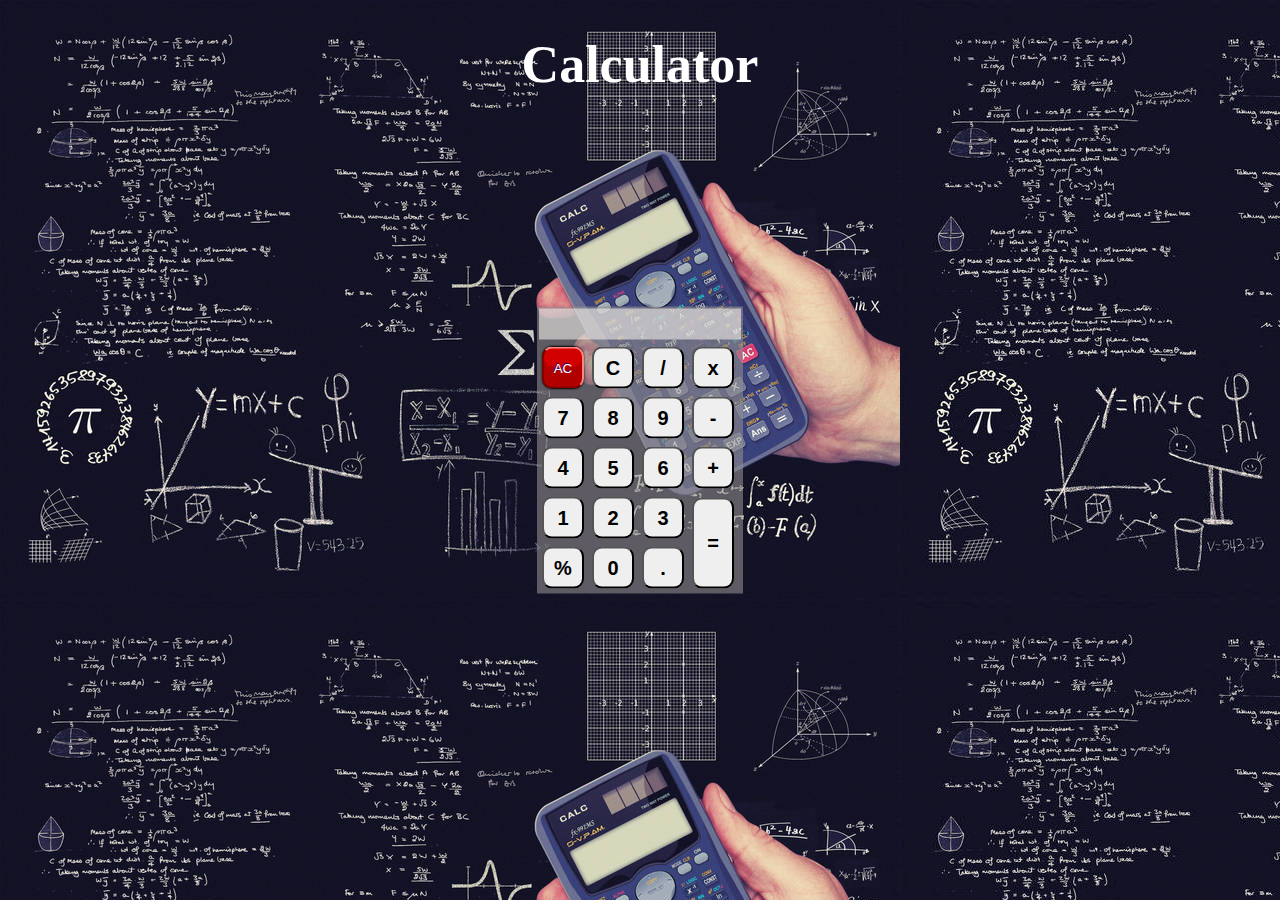
<file: OIBSIP/Task 1 ( Calculator)/index.html>
<!DOCTYPE html>
<html lang="en">
<head>
    <meta charset="UTF-8">
    <meta name="viewport" content="width=device-width, initial-scale=1.0">
    <meta http-equiv="X-UA-Compatible" content="ie=edge">
    <title>Calculator</title>
    <link rel="stylesheet" href="style.css">
    <!-- <link rel="stylesheet" href="woodCalc.css"> -->
    <script src="script.js"></script>
</head>
<body>
    <h1>Calculator</h1>
    <div class="container">
        <form name="form">
            <input class="textview" name="textview">
        </form>
            <table>
                <tr>
                        <td><input class="allclearButton" type="button" value="AC" onclick="clean()"></td>
                        <td><input class="button" type="button" value="C" onclick="back()"></td>
                        <td><input class="button" type="button" value="/" onclick="insert('/')"></td>
                        <td><input class="button" type="button" value="x" onclick="insert('*')"></td>
                </tr>
                <tr>
                        <td><input class="button" type="button" value="7" onclick="insert(7)"></td>
                        <td><input class="button" type="button" value="8" onclick="insert(8)"></td>
                        <td><input class="button" type="button" value="9" onclick="insert(9)"></td>
                        <td><input class="button" type="button" value="-" onclick="insert('-')"></td>
                 </tr>
                 <tr>
                        <td><input class="button"  type="button" value="4" onclick=insert(4)></td>
                        <td><input class="button" type="button" value="5" onclick=insert(5)></td>
                        <td><input class="button" type="button" value="6" onclick="insert(6)"></td>
                        <td><input class="button" type="button" value="+" onclick="insert('+')"></td>
                </tr>
                 <tr>
                        <td><input class="button" type="button" value="1" onclick="insert(1)"></td>
                        <td><input class="button" type="button" value="2" onclick="insert(2)"></td>
                        <td><input class="button" type="button" value="3" onclick="insert(3)"></td>
                        <td rowspan="5"><input class="equalButton" type="button" value="=" onclick=equals()></td>
              </tr>
                <tr>
                        <td><input class="button" type="button" value="%" onclick="insert('%')"></td>
                        <td><input class="button" type="button" value="0" onclick="insert(0)"></td>
                        <td><input class="button" type="button" value="." onclick="insert('.')"></td>
                        
                </tr>

            </table>
    </div>
</body>
</html>
</file>
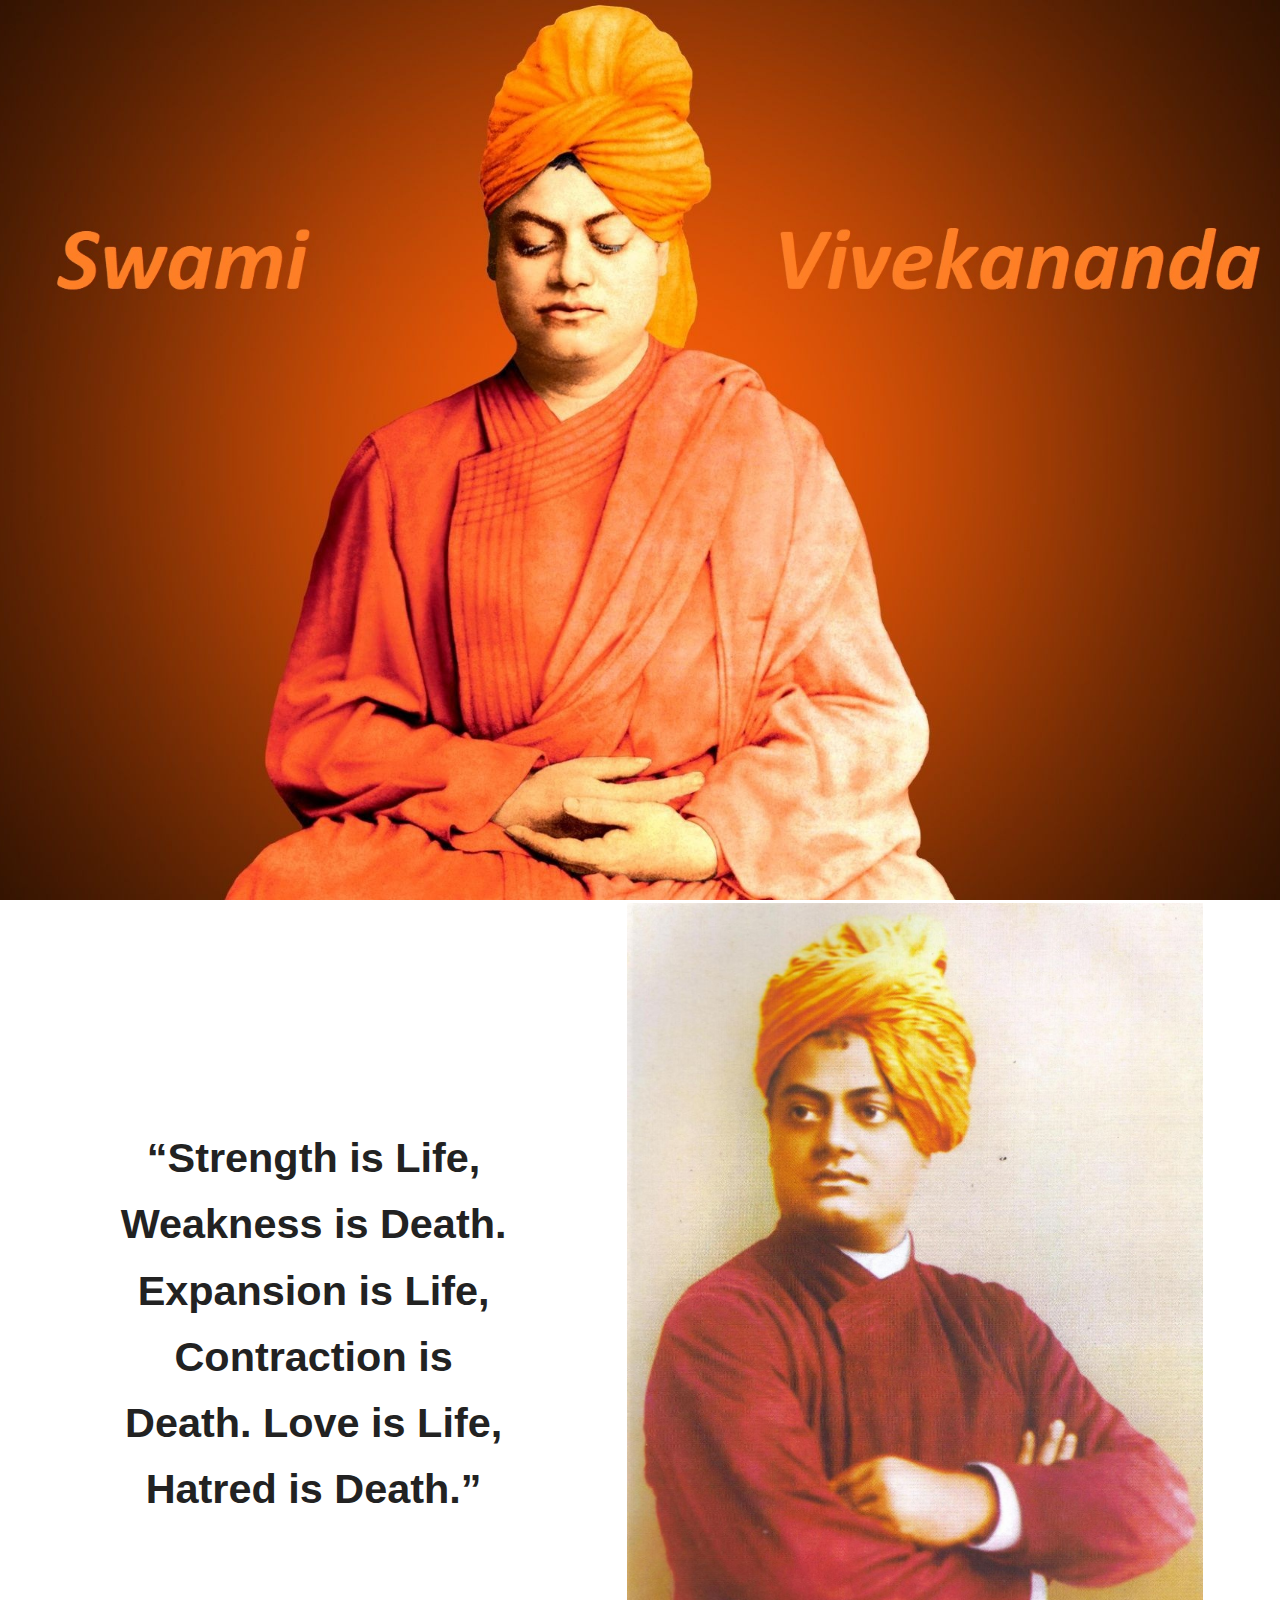
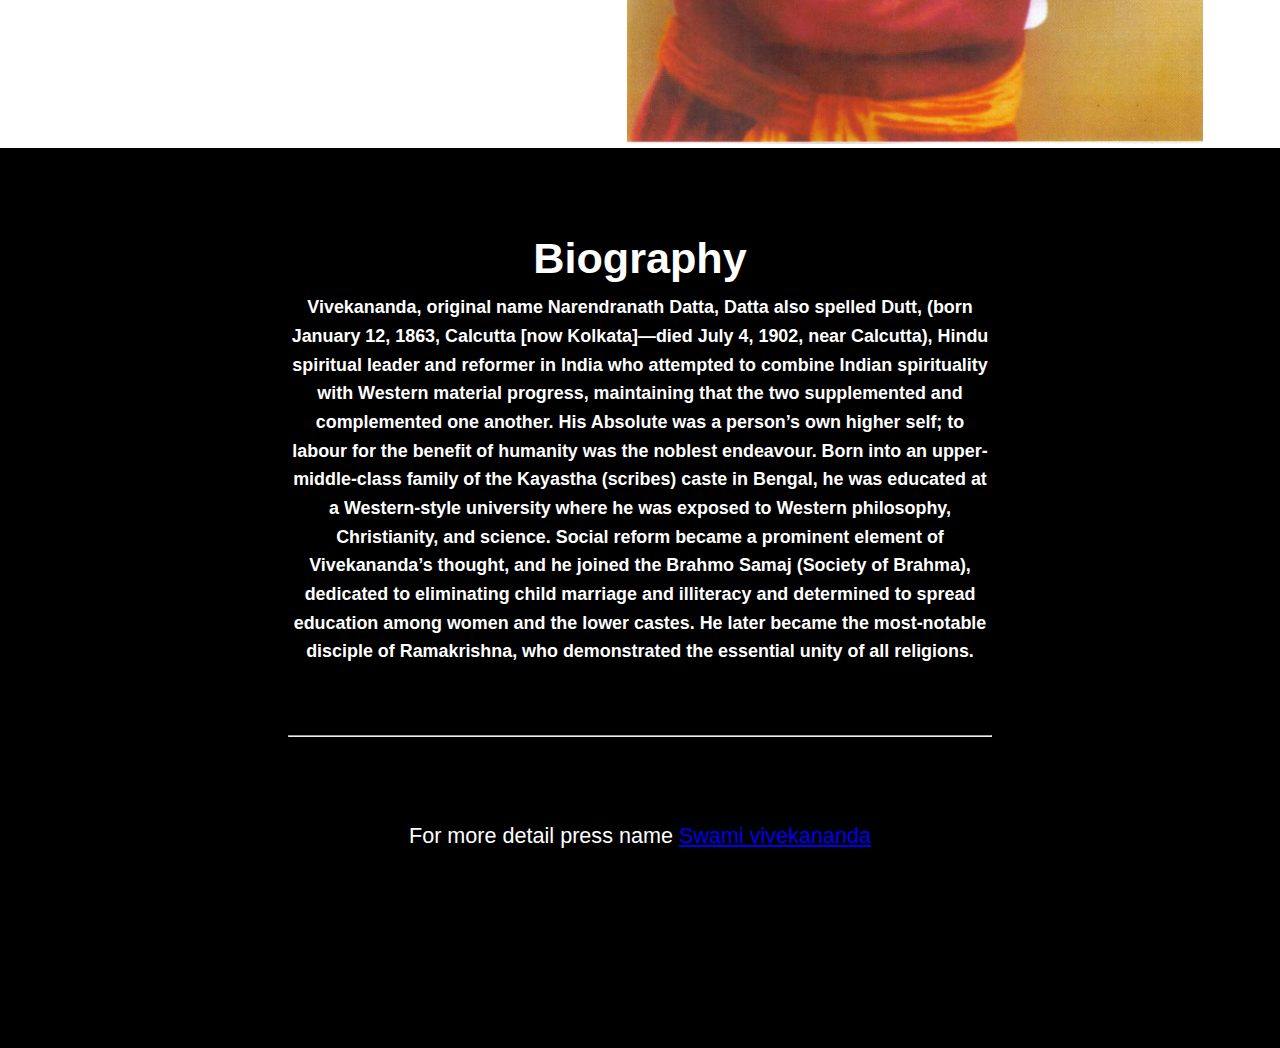
<file: OIBSIP/Task 2 (Swami Vivekananda_Tribute Page)/index.html>
<!DOCTYPE html>
<html lang="en">
<head>
    <meta charset="UTF-8">
    <meta http-equiv="X-UA-Compatible" content="IE=edge">
    <meta name="viewport" content="width=device-width, initial-scale=1.0">
    <title>Swami Vivekananda Tribute Page</title>

    <!-- Link Stylesheet Here -->
    <link rel="stylesheet" href="style.css">

</head>
<body>
    <!-- First Div Starts Here -->
    <div class="bg-image" id="first-div">
        
    </div>

    <!-- Second Div Starts Here -->
    <div id="second-div">
        <div id="second-div-text">
            <div id="sv-quote">
                “Strength is Life, Weakness is Death.

                Expansion is Life, Contraction is Death.
                
                Love is Life, Hatred is Death.”
            </div>
        </div>
        <div id="second-div-image">
            <img src="images/sv1.jpg" alt="" id="sv-image">
        </div>
    </div>

    <!-- Third Div Starts Here -->
    <div id="third-div">
        <div class="container">
            <h1 id="third-div-title">Biography</h1>
            <h5 id="third-div-text">
                Vivekananda, original name Narendranath Datta, Datta also spelled Dutt, (born January 12, 1863, Calcutta [now Kolkata]—died July 4, 1902, near Calcutta), Hindu spiritual leader and reformer in India who attempted to combine Indian spirituality with Western material progress, maintaining that the two supplemented and complemented one another. His Absolute was a person’s own higher self; to labour for the benefit of humanity was the noblest endeavour.

                Born into an upper-middle-class family of the Kayastha (scribes) caste in Bengal, he was educated at a Western-style university where he was exposed to Western philosophy, Christianity, and science. Social reform became a prominent element of Vivekananda’s thought, and he joined the Brahmo Samaj (Society of Brahma), dedicated to eliminating child marriage and illiteracy and determined to spread education among women and the lower castes. He later became the most-notable disciple of Ramakrishna, who demonstrated the essential unity of all religions.
            </h5>
            <br><br>
            <hr>
        </div>
        <p id="author-text">For more detail press name <a href="https://www.britannica.com/biography/Vivekananda">Swami vivekananda </a></p>
    </div>
</body>
</html>
</file>
<file: OIBSIP/Task 1 ( Calculator)/style.css>
body {
  background-image: url("zimg.jpg");
	
}

.textview{
  display: inline-block;
	margin: 2px;
	width: 198px;
	height: 29px;
	font-size: 20px;
    font-weight: bold;
    background-color: rgba(245, 242, 237, 0.589);
	/* background:none */
	/* border-radius: 10px; */
	border: none;
}

.equalButton {
    cursor: pointer;
	display: inline-block;
	margin: 2px;
	width: 42px;
	height:91px;
    outline: none;
	font-size: 20px;
	font-weight: bold;
	border-radius: 10px;
  
}

.button {
    cursor: pointer;
	display: inline-block;
	margin: 2px;
	width: 42px;
	height: 42px;
	font-size: 20px;
	font-weight: bold;
	border-radius: 10px;
	outline: none;
  
}

.button:active, .allclearButton:active,.equalButton:active{
    background-color: #3e8e41;
    box-shadow: 0 3px #666;
    transform: translateY(4px);
  }



.button:hover,.equalButton:hover {
	background-color: #FFBA75;
	box-shadow: 0px 0px 2px #FFBA75, inset 0px -20px 1px #FF8000;
	border-top: 2px solid #FFF;
	border-right: 2px solid #FFF;
	border-bottom: 2px solid #AE5700;
	border-left: 2px solid #AE5700;
}

.allclearButton {
  border-radius: 10px;
	color: #FFF;
    margin: 2px;
	width: 42px;
	height: 42px;
	text-shadow: -1px -1px 0px #44006F;
	background-color: #D20000;
	border-top: 2px solid #FF8484;
	border-right: 2px solid #FF8484;
	border-bottom: 2px solid #800000;
	border-left: 2px solid #800000;
	box-shadow: 0px 0px 2px #030303, inset 0px -20px 1px #B00000;
	outline: none;
}

h1{
	color:#ffffff;
	font-size: 52px;
    text-justify: newspaper;
    text-align: center;

}
.container{
		background: rgba(146, 142, 142, 0.589);
		/* background-size: 100px 80px; */
		background-size: cover;
		position:absolute;
        top:50%;
        left:50%;
        transform:translateX(-50%) translateY(-50%)
}
</file>
<file: OIBSIP/Task 2 (Swami Vivekananda_Tribute Page)/style.css>
/* General Styling */
* {
  margin: 0;
}
body {
  height: 100%;
  font-size: 1.5em;
  font-family: "HelveticaNeue", Arial, Helvetica, sans-serif;
  line-height: 1.6;
  color: #222;
}
html {
  font-size: 12px;
}

/* Styling first div */

.bg-image {
  background-image: url(images/sv2.jpg);
  height: 100vh;
  background-position: center;
  background-repeat: no-repeat;
  background-size: cover;
}

#first-div {
  display: flex;
  align-items: center;
  justify-content: space-between;
}

.text-styling {
  display: inline-block;
  font-size: 6rem;
  border: 1px solid #fff;
  text-transform: uppercase;
  width: 5%;
  word-wrap: break-word;
  padding: 20px;
  color: whitesmoke;
  opacity: 0.8;
  margin: auto 10%;
  text-align: center;
}

/* Styling second div */

#second-div {
  background-color: #fff;
  min-height: 80vh;
  display: flex;
  flex-direction: row;
  flex-wrap: wrap;
  justify-content: flex-end;
}

#second-div-text {
  order: 1;
  flex-grow: 1;
  min-width: 30%;
  margin-top: 25vh;
  font-size: 2.3em;
  font-family: "roboto", sans-serif;
  text-align: center;
  font-weight: 600;
  margin-bottom: 25vh;
}

#sv-quote {
  max-width: 400px;
  margin-left: auto;
  margin-right: auto;
}

#second-div-image {
  order: 2;
  flex-grow: 1;
  min-width: 45%;
  align-self: center;
  max-width: 500px;
  margin-right: 6%;
}

/* for the image to be displayed efficiently */
#sv-image {
  max-width: 100%;
  box-sizing: border-box;
  float: right;
}

/* Styling third div */

#third-div {
  background-color: #000;
  min-height: 100vh;
}

.container {
  width: 55%;
  text-align: center;
  margin: 0 auto;
  padding: 6% 1%;
  color: #fff;
  font-size: 1.8rem;
}

/* Author Text */

#author-text {
  color: #fff;
  font-size: 1.2em;
  text-align: center;
  margin-top: 0.6vh;
}
</file>
